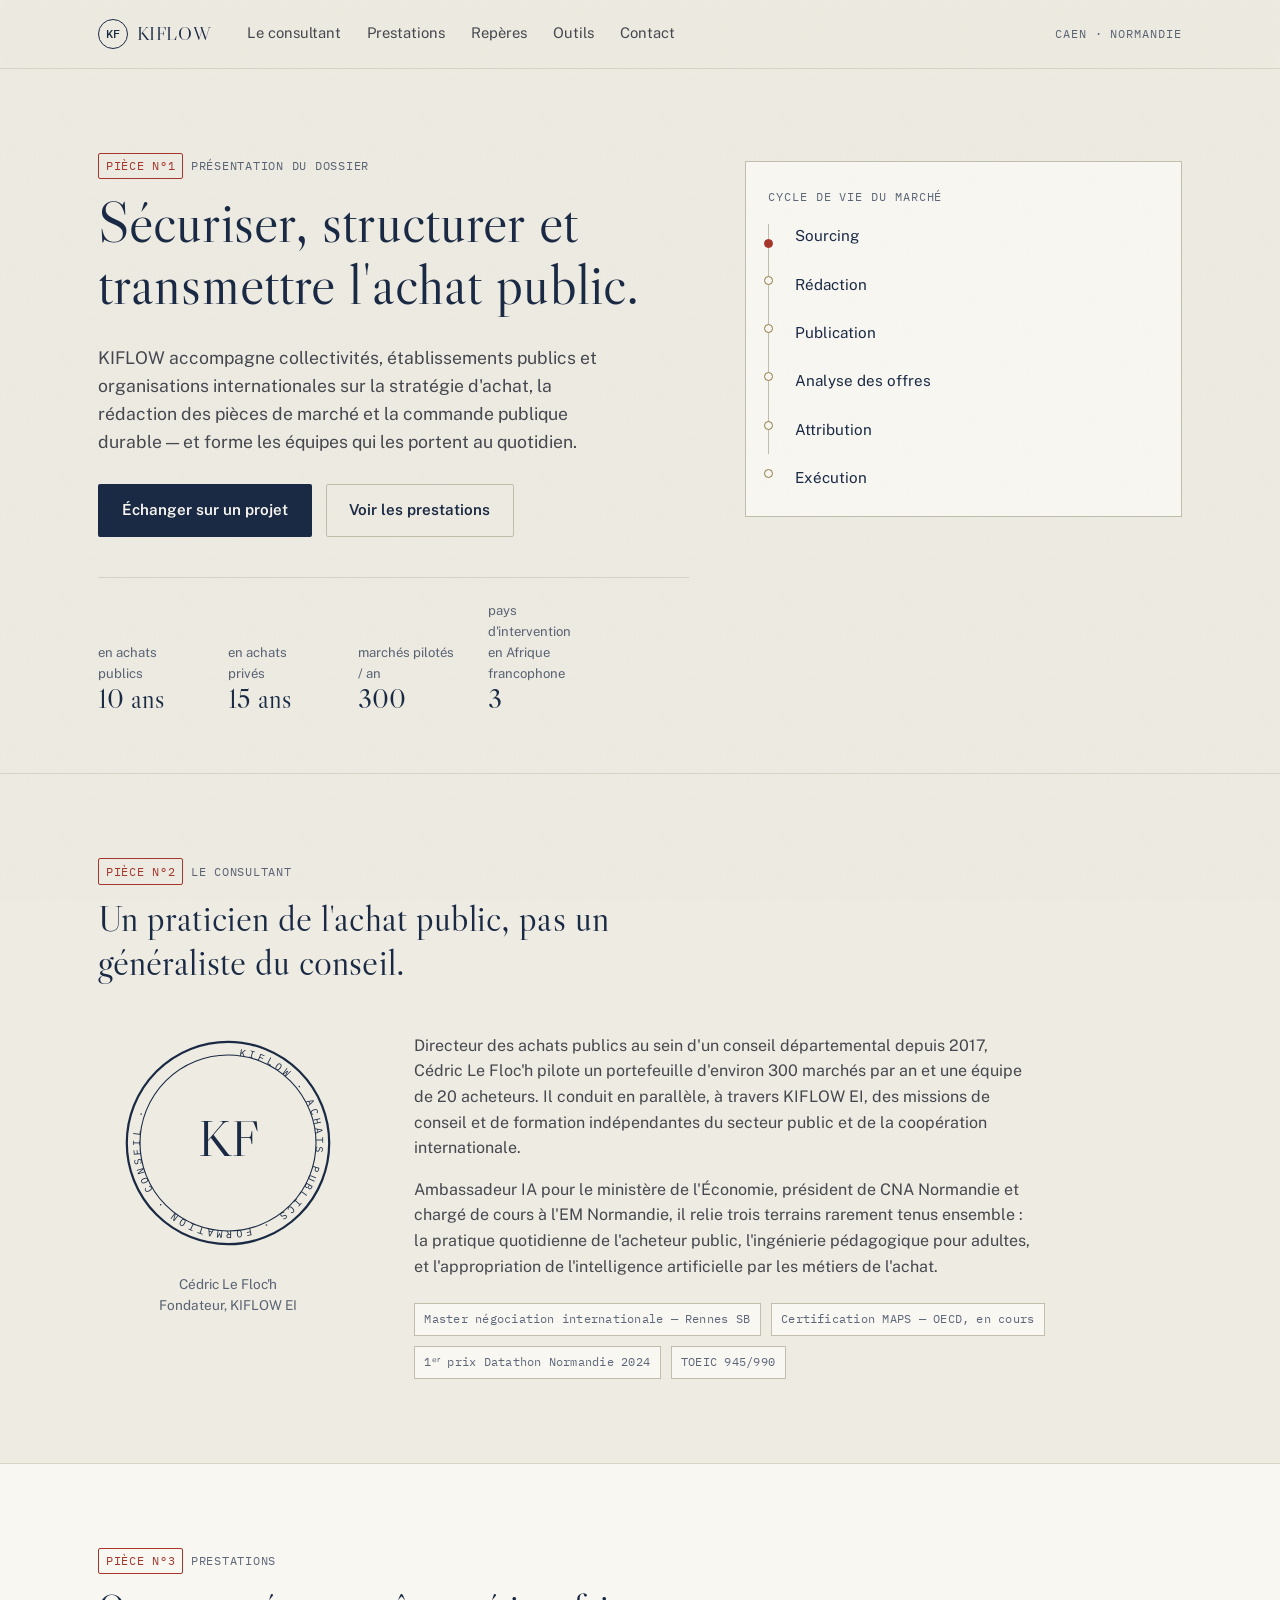
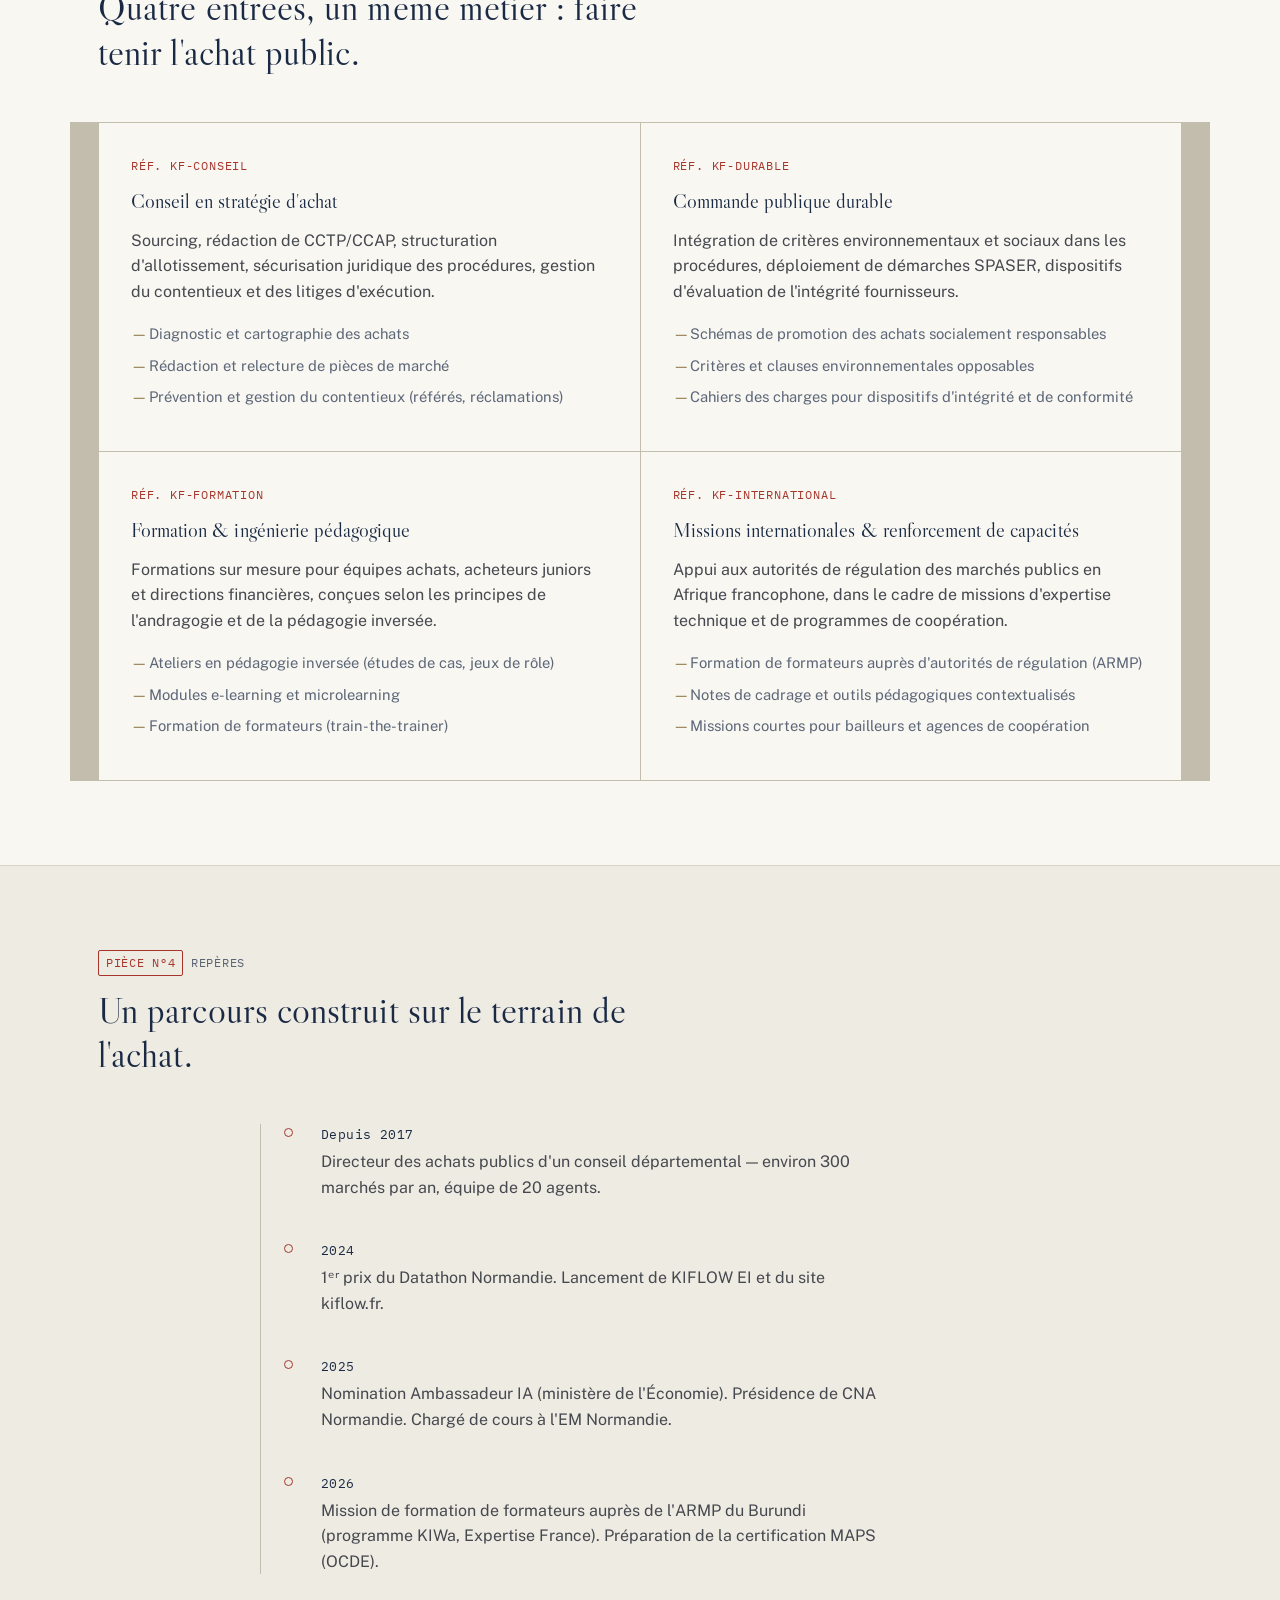
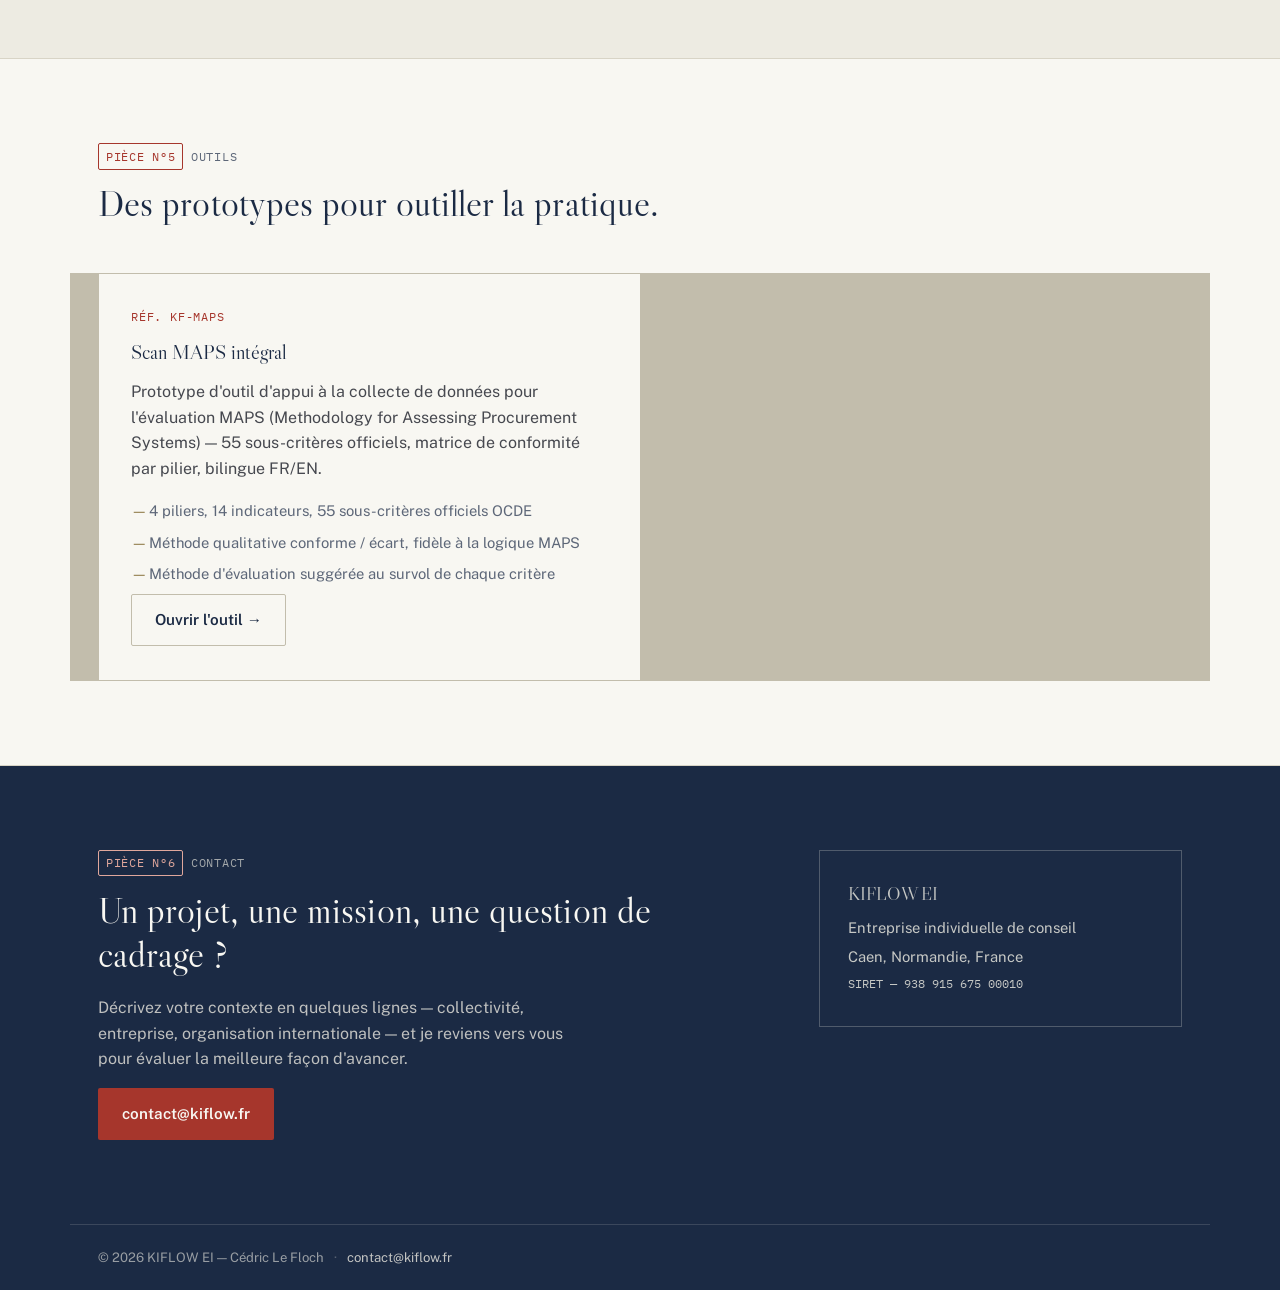
<file: index.html>
<!DOCTYPE html>
<html lang="fr">
<head>
<meta charset="UTF-8">
<meta name="viewport" content="width=device-width, initial-scale=1.0">
<title>KIFLOW — Conseil &amp; formation en achats publics | Cédric Le Floc'h</title>
<meta name="description" content="KIFLOW EI accompagne collectivités, établissements publics et organisations internationales sur la stratégie achats, la commande publique durable et la formation professionnelle.">
<link rel="preconnect" href="https://fonts.googleapis.com">
<link rel="preconnect" href="https://fonts.gstatic.com" crossorigin>
<link href="https://fonts.googleapis.com/css2?family=Libre+Caslon+Display&family=Public+Sans:ital,wght@0,400;0,500;0,600;0,700;1,400&family=IBM+Plex+Mono:wght@400;500&display=swap" rel="stylesheet">
<link rel="stylesheet" href="styles.css">
</head>
<body>

<div class="grain" aria-hidden="true"></div>

<header class="site-header">
  <div class="wrap header-inner">
    <a href="#top" class="mark">
      <span class="mark-seal">KF</span>
      <span class="mark-word">KIFLOW</span>
    </a>
    <nav class="site-nav" aria-label="Navigation principale">
      <a href="#consultant">Le consultant</a>
      <a href="#prestations">Prestations</a>
      <a href="#reperes">Repères</a>
      <a href="#outils">Outils</a>
      <a href="#contact">Contact</a>
    </nav>
    <span class="header-tag">CAEN · NORMANDIE</span>
    <button class="nav-toggle" aria-expanded="false" aria-controls="mobile-nav" aria-label="Ouvrir le menu">
      <span></span><span></span><span></span>
    </button>
  </div>
  <nav id="mobile-nav" class="mobile-nav" aria-label="Navigation mobile">
    <a href="#consultant">Le consultant</a>
    <a href="#prestations">Prestations</a>
    <a href="#reperes">Repères</a>
    <a href="#outils">Outils</a>
    <a href="#contact">Contact</a>
  </nav>
</header>

<main id="top">

  <!-- HERO -->
  <section class="hero">
    <div class="wrap hero-grid">
      <div class="hero-copy">
        <p class="eyebrow"><span class="eyebrow-code">PIÈCE N°1</span> Présentation du dossier</p>
        <h1>Sécuriser, structurer et transmettre&nbsp;l'achat public.</h1>
        <p class="hero-lede">
          KIFLOW accompagne collectivités, établissements publics et organisations internationales
          sur la stratégie d'achat, la rédaction des pièces de marché et la commande publique durable —
          et forme les équipes qui les portent au quotidien.
        </p>
        <div class="hero-cta">
          <a class="btn btn-primary" href="#contact">Échanger sur un projet</a>
          <a class="btn btn-ghost" href="#prestations">Voir les prestations</a>
        </div>
        <ul class="hero-facts">
          <li><span>10&nbsp;ans</span>en achats publics</li>
          <li><span>15&nbsp;ans</span>en achats privés</li>
          <li><span>300</span>marchés pilotés / an</li>
          <li><span>3</span>pays d'intervention en Afrique francophone</li>
        </ul>
      </div>

      <div class="hero-flow" role="img" aria-label="Cycle de vie d'un marché public : sourcing, rédaction, publication, analyse des offres, attribution, exécution">
        <p class="flow-label">Cycle de vie du marché</p>
        <ol class="flow">
          <li><span class="flow-dot"></span>Sourcing</li>
          <li><span class="flow-dot"></span>Rédaction</li>
          <li><span class="flow-dot"></span>Publication</li>
          <li><span class="flow-dot"></span>Analyse des offres</li>
          <li><span class="flow-dot"></span>Attribution</li>
          <li><span class="flow-dot"></span>Exécution</li>
        </ol>
      </div>
    </div>
  </section>

  <!-- LE CONSULTANT -->
  <section id="consultant" class="section">
    <div class="wrap piece-head">
      <p class="eyebrow"><span class="eyebrow-code">PIÈCE N°2</span> Le consultant</p>
      <h2>Un praticien de l'achat public, pas un généraliste du conseil.</h2>
    </div>

    <div class="wrap consultant-grid">
      <div class="seal-block">
        <div class="seal">
          <svg viewBox="0 0 200 200" aria-hidden="true">
            <circle cx="100" cy="100" r="92" fill="none" stroke="currentColor" stroke-width="2"/>
            <circle cx="100" cy="100" r="80" fill="none" stroke="currentColor" stroke-width="1"/>
            <path id="sealCirclePath" d="M100,20 a80,80 0 1,1 -0.1,0" fill="none"/>
            <text font-family="IBM Plex Mono" font-size="9.2" letter-spacing="3" fill="currentColor">
              <textPath href="#sealCirclePath" startOffset="2%">
                KIFLOW · ACHATS PUBLICS · FORMATION · CONSEIL ·
              </textPath>
            </text>
            <text x="100" y="112" text-anchor="middle" font-family="Libre Caslon Display" font-size="46" fill="currentColor">KF</text>
          </svg>
        </div>
        <p class="seal-caption">Cédric Le Floc'h<br>Fondateur, KIFLOW EI</p>
      </div>

      <div class="consultant-bio">
        <p>
          Directeur des achats publics au sein d'un conseil départemental depuis 2017, Cédric Le Floc'h
          pilote un portefeuille d'environ 300 marchés par an et une équipe de 20 acheteurs. Il conduit en
          parallèle, à travers KIFLOW EI, des missions de conseil et de formation indépendantes du secteur
          public et de la coopération internationale.
        </p>
        <p>
          Ambassadeur IA pour le ministère de l'Économie, président de CNA Normandie et chargé de cours à
          l'EM Normandie, il relie trois terrains rarement tenus ensemble&nbsp;: la pratique quotidienne de
          l'acheteur public, l'ingénierie pédagogique pour adultes, et l'appropriation de l'intelligence
          artificielle par les métiers de l'achat.
        </p>
        <div class="credential-chips">
          <span>Master négociation internationale — Rennes SB</span>
          <span>Certification MAPS — OECD, en cours</span>
          <span>1ᵉʳ prix Datathon Normandie 2024</span>
          <span>TOEIC 945/990</span>
        </div>
      </div>
    </div>
  </section>

  <!-- PRESTATIONS -->
  <section id="prestations" class="section section-alt">
    <div class="wrap piece-head">
      <p class="eyebrow"><span class="eyebrow-code">PIÈCE N°3</span> Prestations</p>
      <h2>Quatre entrées, un même métier&nbsp;: faire tenir l'achat public.</h2>
    </div>

    <div class="wrap services-grid">

      <article class="service-card">
        <p class="service-ref">RÉF. KF-CONSEIL</p>
        <h3>Conseil en stratégie d'achat</h3>
        <p>Sourcing, rédaction de CCTP/CCAP, structuration d'allotissement, sécurisation juridique des
          procédures, gestion du contentieux et des litiges d'exécution.</p>
        <ul>
          <li>Diagnostic et cartographie des achats</li>
          <li>Rédaction et relecture de pièces de marché</li>
          <li>Prévention et gestion du contentieux (référés, réclamations)</li>
        </ul>
      </article>

      <article class="service-card">
        <p class="service-ref">RÉF. KF-DURABLE</p>
        <h3>Commande publique durable</h3>
        <p>Intégration de critères environnementaux et sociaux dans les procédures, déploiement de
          démarches SPASER, dispositifs d'évaluation de l'intégrité fournisseurs.</p>
        <ul>
          <li>Schémas de promotion des achats socialement responsables</li>
          <li>Critères et clauses environnementales opposables</li>
          <li>Cahiers des charges pour dispositifs d'intégrité et de conformité</li>
        </ul>
      </article>

      <article class="service-card">
        <p class="service-ref">RÉF. KF-FORMATION</p>
        <h3>Formation &amp; ingénierie pédagogique</h3>
        <p>Formations sur mesure pour équipes achats, acheteurs juniors et directions financières, conçues
          selon les principes de l'andragogie et de la pédagogie inversée.</p>
        <ul>
          <li>Ateliers en pédagogie inversée (études de cas, jeux de rôle)</li>
          <li>Modules e-learning et microlearning</li>
          <li>Formation de formateurs (train-the-trainer)</li>
        </ul>
      </article>

      <article class="service-card">
        <p class="service-ref">RÉF. KF-INTERNATIONAL</p>
        <h3>Missions internationales &amp; renforcement de capacités</h3>
        <p>Appui aux autorités de régulation des marchés publics en Afrique francophone, dans le cadre de
          missions d'expertise technique et de programmes de coopération.</p>
        <ul>
          <li>Formation de formateurs auprès d'autorités de régulation (ARMP)</li>
          <li>Notes de cadrage et outils pédagogiques contextualisés</li>
          <li>Missions courtes pour bailleurs et agences de coopération</li>
        </ul>
      </article>

    </div>
  </section>

  <!-- REPERES -->
  <section id="reperes" class="section">
    <div class="wrap piece-head">
      <p class="eyebrow"><span class="eyebrow-code">PIÈCE N°4</span> Repères</p>
      <h2>Un parcours construit sur le terrain de l'achat.</h2>
    </div>

    <div class="wrap timeline">
      <div class="timeline-item">
        <p class="timeline-date">Depuis 2017</p>
        <p class="timeline-body">Directeur des achats publics d'un conseil départemental — environ 300
          marchés par an, équipe de 20 agents.</p>
      </div>
      <div class="timeline-item">
        <p class="timeline-date">2024</p>
        <p class="timeline-body">1ᵉʳ prix du Datathon Normandie. Lancement de KIFLOW EI et du site
          kiflow.fr.</p>
      </div>
      <div class="timeline-item">
        <p class="timeline-date">2025</p>
        <p class="timeline-body">Nomination Ambassadeur IA (ministère de l'Économie). Présidence de CNA
          Normandie. Chargé de cours à l'EM Normandie.</p>
      </div>
      <div class="timeline-item">
        <p class="timeline-date">2026</p>
        <p class="timeline-body">Mission de formation de formateurs auprès de l'ARMP du Burundi (programme
          KIWa, Expertise France). Préparation de la certification MAPS (OCDE).</p>
      </div>
    </div>
  </section>

  <!-- OUTILS -->
  <section id="outils" class="section section-alt">
    <div class="wrap piece-head">
      <p class="eyebrow"><span class="eyebrow-code">PIÈCE N°5</span> Outils</p>
      <h2>Des prototypes pour outiller la pratique.</h2>
    </div>

    <div class="wrap services-grid">

      <article class="service-card">
        <p class="service-ref">RÉF. KF-MAPS</p>
        <h3>Scan MAPS intégral</h3>
        <p>Prototype d'outil d'appui à la collecte de données pour l'évaluation MAPS (Methodology for
          Assessing Procurement Systems) — 55 sous-critères officiels, matrice de conformité par pilier,
          bilingue FR/EN.</p>
        <ul>
          <li>4 piliers, 14 indicateurs, 55 sous-critères officiels OCDE</li>
          <li>Méthode qualitative conforme / écart, fidèle à la logique MAPS</li>
          <li>Méthode d'évaluation suggérée au survol de chaque critère</li>
        </ul>
        <a class="btn btn-ghost" href="maps-diagnostic.html">Ouvrir l'outil →</a>
      </article>

    </div>
  </section>

  <!-- CONTACT -->
  <section id="contact" class="section section-contact">
    <div class="wrap contact-grid">
      <div>
        <p class="eyebrow"><span class="eyebrow-code">PIÈCE N°6</span> Contact</p>
        <h2>Un projet, une mission, une question de cadrage&nbsp;?</h2>
        <p class="contact-lede">Décrivez votre contexte en quelques lignes — collectivité, entreprise,
          organisation internationale — et je reviens vers vous pour évaluer la meilleure façon d'avancer.</p>
        <a class="btn btn-primary" href="mailto:contact@kiflow.fr">contact@kiflow.fr</a>
      </div>
      <div class="contact-card">
        <p class="contact-card-title">KIFLOW EI</p>
        <p>Entreprise individuelle de conseil</p>
        <p>Caen, Normandie, France</p>
        <p class="contact-card-note">SIRET — 938 915 675 00010</p>
      </div>
    </div>
  </section>

</main>

<footer class="site-footer">
  <div class="wrap footer-inner">
    <span>© <span id="year"></span> KIFLOW EI — Cédric Le Floch</span>
    <span class="footer-sep">·</span>
    <a href="mailto:contact@kiflow.fr">contact@kiflow.fr</a>
  </div>
</footer>

<script src="script.js"></script>
</body>
</html>
</file>
<file: styles.css>
/* ============================================================
   KIFLOW — design tokens
   ============================================================ */
:root{
  --ink:      #1B2A44;
  --ink-70:   rgba(27,42,68,.7);
  --paper:    #EDEBE2;
  --paper-hi: #F8F7F2;
  --slate:    #46484F;
  --seal:     #A6362C;
  --brass:    #8F7A47;
  --line:     #D8D4C6;
  --line-strong: #C2BDAC;

  --font-display: "Libre Caslon Display", Georgia, serif;
  --font-body: "Public Sans", -apple-system, BlinkMacSystemFont, "Segoe UI", sans-serif;
  --font-mono: "IBM Plex Mono", ui-monospace, Menlo, monospace;

  --wrap: 1140px;
}

*,*::before,*::after{ box-sizing: border-box; }
html{ scroll-behavior: smooth; }
@media (prefers-reduced-motion: reduce){
  html{ scroll-behavior: auto; }
  *,*::before,*::after{ animation-duration: .001ms !important; animation-iteration-count: 1 !important; transition-duration: .001ms !important; scroll-behavior: auto !important; }
}

body{
  margin:0;
  background: var(--paper);
  color: var(--slate);
  font-family: var(--font-body);
  font-size: 16px;
  line-height: 1.6;
  -webkit-font-smoothing: antialiased;
}

h1,h2,h3{
  font-family: var(--font-display);
  color: var(--ink);
  font-weight: 400;
  margin: 0 0 .5em;
  letter-spacing: .002em;
}
h1{ font-size: clamp(2.4rem, 4.6vw, 3.6rem); line-height: 1.08; }
h2{ font-size: clamp(1.7rem, 3vw, 2.35rem); line-height: 1.18; max-width: 26ch; }
h3{ font-size: 1.28rem; }

p{ margin: 0 0 1em; }
a{ color: inherit; }

.wrap{
  max-width: var(--wrap);
  margin: 0 auto;
  padding: 0 28px;
}

/* faint paper grain */
.grain{
  position: fixed; inset: 0; pointer-events: none; z-index: 999;
  opacity: .035; mix-blend-mode: multiply;
  background-image: url("data:image/svg+xml,%3Csvg xmlns='http://www.w3.org/2000/svg' width='120' height='120'%3E%3Cfilter id='n'%3E%3CfeTurbulence type='fractalNoise' baseFrequency='0.9' numOctaves='2' stitchTiles='stitch'/%3E%3C/filter%3E%3Crect width='100%25' height='100%25' filter='url(%23n)'/%3E%3C/svg%3E");
}

/* eyebrow / reference label */
.eyebrow{
  font-family: var(--font-mono);
  font-size: .78rem;
  letter-spacing: .06em;
  text-transform: uppercase;
  color: var(--ink-70);
  display: flex;
  align-items: center;
  gap: .6em;
  margin-bottom: .9em;
}
.eyebrow-code{
  color: var(--seal);
  border: 1px solid var(--seal);
  padding: .18em .55em;
  border-radius: 2px;
}

/* ============================================================
   HEADER
   ============================================================ */
.site-header{
  position: sticky; top: 0; z-index: 100;
  background: rgba(237,235,226,.88);
  backdrop-filter: saturate(140%) blur(6px);
  border-bottom: 1px solid var(--line);
}
.header-inner{
  display: flex; align-items: center; gap: 28px;
  height: 68px;
}
.mark{
  display: flex; align-items: center; gap: .55em;
  text-decoration: none; color: var(--ink);
}
.mark-seal{
  font-family: var(--font-mono);
  font-size: .72rem; font-weight: 500;
  width: 30px; height: 30px;
  border: 1.5px solid var(--ink);
  border-radius: 50%;
  display: grid; place-items: center;
}
.mark-word{
  font-family: var(--font-display);
  font-size: 1.18rem; letter-spacing: .03em;
}
.site-nav{
  display: flex; gap: 26px;
  margin-left: 8px;
  font-size: .92rem;
}
.site-nav a{
  text-decoration: none; color: var(--slate);
  border-bottom: 1px solid transparent;
  padding-bottom: 2px;
  transition: border-color .15s ease, color .15s ease;
}
.site-nav a:hover, .site-nav a:focus-visible{
  color: var(--ink); border-color: var(--brass);
}
.header-tag{
  margin-left: auto;
  font-family: var(--font-mono);
  font-size: .74rem; letter-spacing: .08em;
  color: var(--ink-70);
  white-space: nowrap;
}
.nav-toggle{
  display: none;
  margin-left: auto;
  background: none; border: none; cursor: pointer;
  width: 34px; height: 34px;
  flex-direction: column; justify-content: center; align-items: center; gap: 5px;
}
.nav-toggle span{ width: 20px; height: 1.5px; background: var(--ink); display: block; }
.mobile-nav{
  display: none;
  flex-direction: column;
  border-top: 1px solid var(--line);
  background: var(--paper-hi);
}
.mobile-nav a{
  padding: 14px 28px;
  text-decoration: none; color: var(--ink);
  border-bottom: 1px solid var(--line);
  font-size: .95rem;
}
.mobile-nav.open{ display: flex; }

@media (max-width: 780px){
  .site-nav, .header-tag{ display: none; }
  .nav-toggle{ display: flex; }
}

/* focus visibility */
a:focus-visible, button:focus-visible{
  outline: 2px solid var(--seal);
  outline-offset: 3px;
}

/* ============================================================
   BUTTONS
   ============================================================ */
.btn{
  display: inline-flex; align-items: center; gap: .5em;
  font-family: var(--font-body); font-weight: 600; font-size: .95rem;
  text-decoration: none;
  padding: .85em 1.5em;
  border-radius: 2px;
  border: 1px solid transparent;
  transition: transform .15s ease, background .15s ease, border-color .15s ease, color .15s ease;
}
.btn-primary{
  background: var(--ink); color: var(--paper-hi);
}
.btn-primary:hover{ background: var(--seal); transform: translateY(-1px); }
.btn-ghost{
  border-color: var(--line-strong); color: var(--ink);
}
.btn-ghost:hover{ border-color: var(--ink); transform: translateY(-1px); }

/* ============================================================
   HERO
   ============================================================ */
.hero{ padding: 84px 0 60px; }
.hero-grid{
  display: grid;
  grid-template-columns: 1.15fr .85fr;
  gap: 56px;
  align-items: start;
}
.hero-lede{
  font-size: 1.1rem; color: var(--slate); max-width: 46ch;
}
.hero-cta{ display: flex; gap: 14px; flex-wrap: wrap; margin: 28px 0 40px; }

.hero-facts{
  list-style: none; padding: 0; margin: 0;
  display: flex; gap: 34px; flex-wrap: wrap;
  border-top: 1px solid var(--line);
  padding-top: 22px;
}
.hero-facts li{
  display: flex; flex-direction: column-reverse;
  font-size: .82rem; color: var(--ink-70); max-width: 12ch;
}
.hero-facts span{
  font-family: var(--font-display);
  font-size: 1.7rem; color: var(--ink); line-height: 1.1;
}

.hero-flow{
  border: 1px solid var(--line-strong);
  background: var(--paper-hi);
  padding: 26px 22px;
  margin-top: 8px;
}
.flow-label{
  font-family: var(--font-mono); font-size: .72rem;
  letter-spacing: .08em; text-transform: uppercase;
  color: var(--ink-70); margin-bottom: 18px;
}
.flow{
  list-style: none; margin: 0; padding: 0;
  display: flex; flex-direction: column; gap: 0;
  position: relative;
}
.flow li{
  position: relative;
  padding: 12px 0 12px 26px;
  font-size: .95rem; color: var(--ink);
  border-left: 1.5px solid var(--line-strong);
}
.flow li:first-child{ padding-top: 0; }
.flow li:last-child{ padding-bottom: 0; border-left-color: transparent; }
.flow-dot{
  position: absolute; left: -5.5px; top: 15px;
  width: 9px; height: 9px; border-radius: 50%;
  background: var(--paper-hi);
  border: 1.5px solid var(--brass);
}
.flow li:first-child .flow-dot{ background: var(--seal); border-color: var(--seal); }

@media (prefers-reduced-motion: no-preference){
  .flow-dot{ animation: pulse 5.5s ease-in-out infinite; }
  .flow li:nth-child(2) .flow-dot{ animation-delay: .9s; }
  .flow li:nth-child(3) .flow-dot{ animation-delay: 1.8s; }
  .flow li:nth-child(4) .flow-dot{ animation-delay: 2.7s; }
  .flow li:nth-child(5) .flow-dot{ animation-delay: 3.6s; }
  .flow li:nth-child(6) .flow-dot{ animation-delay: 4.5s; }
}
@keyframes pulse{
  0%, 82%, 100%{ box-shadow: 0 0 0 0 rgba(166,54,44,0); }
  90%{ box-shadow: 0 0 0 6px rgba(166,54,44,.14); }
}

@media (max-width: 860px){
  .hero-grid{ grid-template-columns: 1fr; }
}

/* ============================================================
   SECTIONS — shared
   ============================================================ */
.section{ padding: 84px 0; border-top: 1px solid var(--line); }
.section-alt{ background: var(--paper-hi); }
.piece-head{ margin-bottom: 48px; }
.piece-head h2{ margin: 0; }

/* ============================================================
   CONSULTANT
   ============================================================ */
.consultant-grid{
  display: grid; grid-template-columns: 260px 1fr; gap: 56px; align-items: start;
}
.seal-block{ text-align: center; }
.seal{ color: var(--ink); }
.seal svg{ width: 100%; max-width: 220px; height: auto; }
.seal-caption{
  font-size: .85rem; color: var(--ink-70); margin-top: 14px; line-height: 1.5;
}
.consultant-bio p{ max-width: 62ch; }
.credential-chips{
  display: flex; flex-wrap: wrap; gap: 10px; margin-top: 24px;
}
.credential-chips span{
  font-family: var(--font-mono); font-size: .74rem; letter-spacing: .02em;
  border: 1px solid var(--line-strong);
  padding: .5em .8em;
  color: var(--ink-70);
  background: var(--paper-hi);
}

@media (max-width: 700px){
  .consultant-grid{ grid-template-columns: 1fr; }
  .seal-block{ display: flex; align-items: center; gap: 18px; text-align: left; }
  .seal svg{ max-width: 96px; }
}

/* ============================================================
   PRESTATIONS
   ============================================================ */
.services-grid{
  display: grid; grid-template-columns: repeat(2, 1fr); gap: 1px;
  background: var(--line-strong);
  border: 1px solid var(--line-strong);
}
.service-card{
  background: var(--paper-hi);
  padding: 34px 32px;
}
.service-ref{
  font-family: var(--font-mono); font-size: .72rem; letter-spacing: .07em;
  color: var(--seal); margin-bottom: .8em;
}
.service-card p:not(.service-ref){ max-width: 48ch; color: var(--slate); }
.service-card ul{
  margin: 1.1em 0 0; padding: 0; list-style: none;
}
.service-card li{
  position: relative; padding-left: 1.2em; margin-bottom: .55em;
  font-size: .92rem; color: var(--ink-70);
}
.service-card li::before{
  content: "—"; position: absolute; left: 0; color: var(--brass);
}

@media (max-width: 780px){
  .services-grid{ grid-template-columns: 1fr; }
}

/* ============================================================
   REPÈRES — timeline
   ============================================================ */
.timeline{
  display: grid; gap: 0;
  border-left: 1.5px solid var(--line-strong);
  max-width: 760px;
}
.timeline-item{
  position: relative;
  padding: 0 0 40px 32px;
}
.timeline-item::before{
  content: ""; position: absolute; left: -5.5px; top: 4px;
  width: 9px; height: 9px; border-radius: 50%;
  background: var(--paper); border: 1.5px solid var(--seal);
}
.timeline-item:last-child{ padding-bottom: 0; }
.timeline-date{
  font-family: var(--font-mono); font-size: .82rem; color: var(--ink);
  letter-spacing: .03em; margin-bottom: .3em;
}
.timeline-body{ max-width: 56ch; color: var(--slate); margin: 0; }

/* ============================================================
   CONTACT
   ============================================================ */
.section-contact{ background: var(--ink); color: var(--paper); }
.section-contact .eyebrow{ color: rgba(237,235,226,.65); }
.section-contact .eyebrow-code{ color: #E0A79C; border-color: #E0A79C; }
.section-contact h2{ color: var(--paper-hi); }
.contact-lede{ color: rgba(237,235,226,.78); max-width: 48ch; }
.contact-grid{
  display: grid; grid-template-columns: 1.3fr .7fr; gap: 48px; align-items: start;
}
.section-contact .btn-primary{ background: var(--seal); color: var(--paper-hi); }
.section-contact .btn-primary:hover{ background: #C24A3D; }
.contact-card{
  border: 1px solid rgba(237,235,226,.25);
  padding: 28px;
  font-size: .92rem;
}
.contact-card p{ margin: 0 0 .4em; color: rgba(237,235,226,.82); }
.contact-card-title{
  font-family: var(--font-display); font-size: 1.15rem; color: var(--paper-hi); margin-bottom: .5em;
}
.contact-card-note{
  margin-top: .9em; font-family: var(--font-mono); font-size: .74rem;
  color: rgba(237,235,226,.55);
}

@media (max-width: 700px){
  .contact-grid{ grid-template-columns: 1fr; }
}

/* ============================================================
   FOOTER
   ============================================================ */
.site-footer{ background: var(--ink); color: rgba(237,235,226,.6); }
.footer-inner{
  display: flex; align-items: center; gap: 10px;
  padding: 22px 28px;
  font-size: .82rem;
  border-top: 1px solid rgba(237,235,226,.15);
}
.footer-inner a{ text-decoration: none; color: rgba(237,235,226,.8); }
.footer-inner a:hover{ color: var(--paper-hi); }
.footer-sep{ opacity: .5; }
</file>
